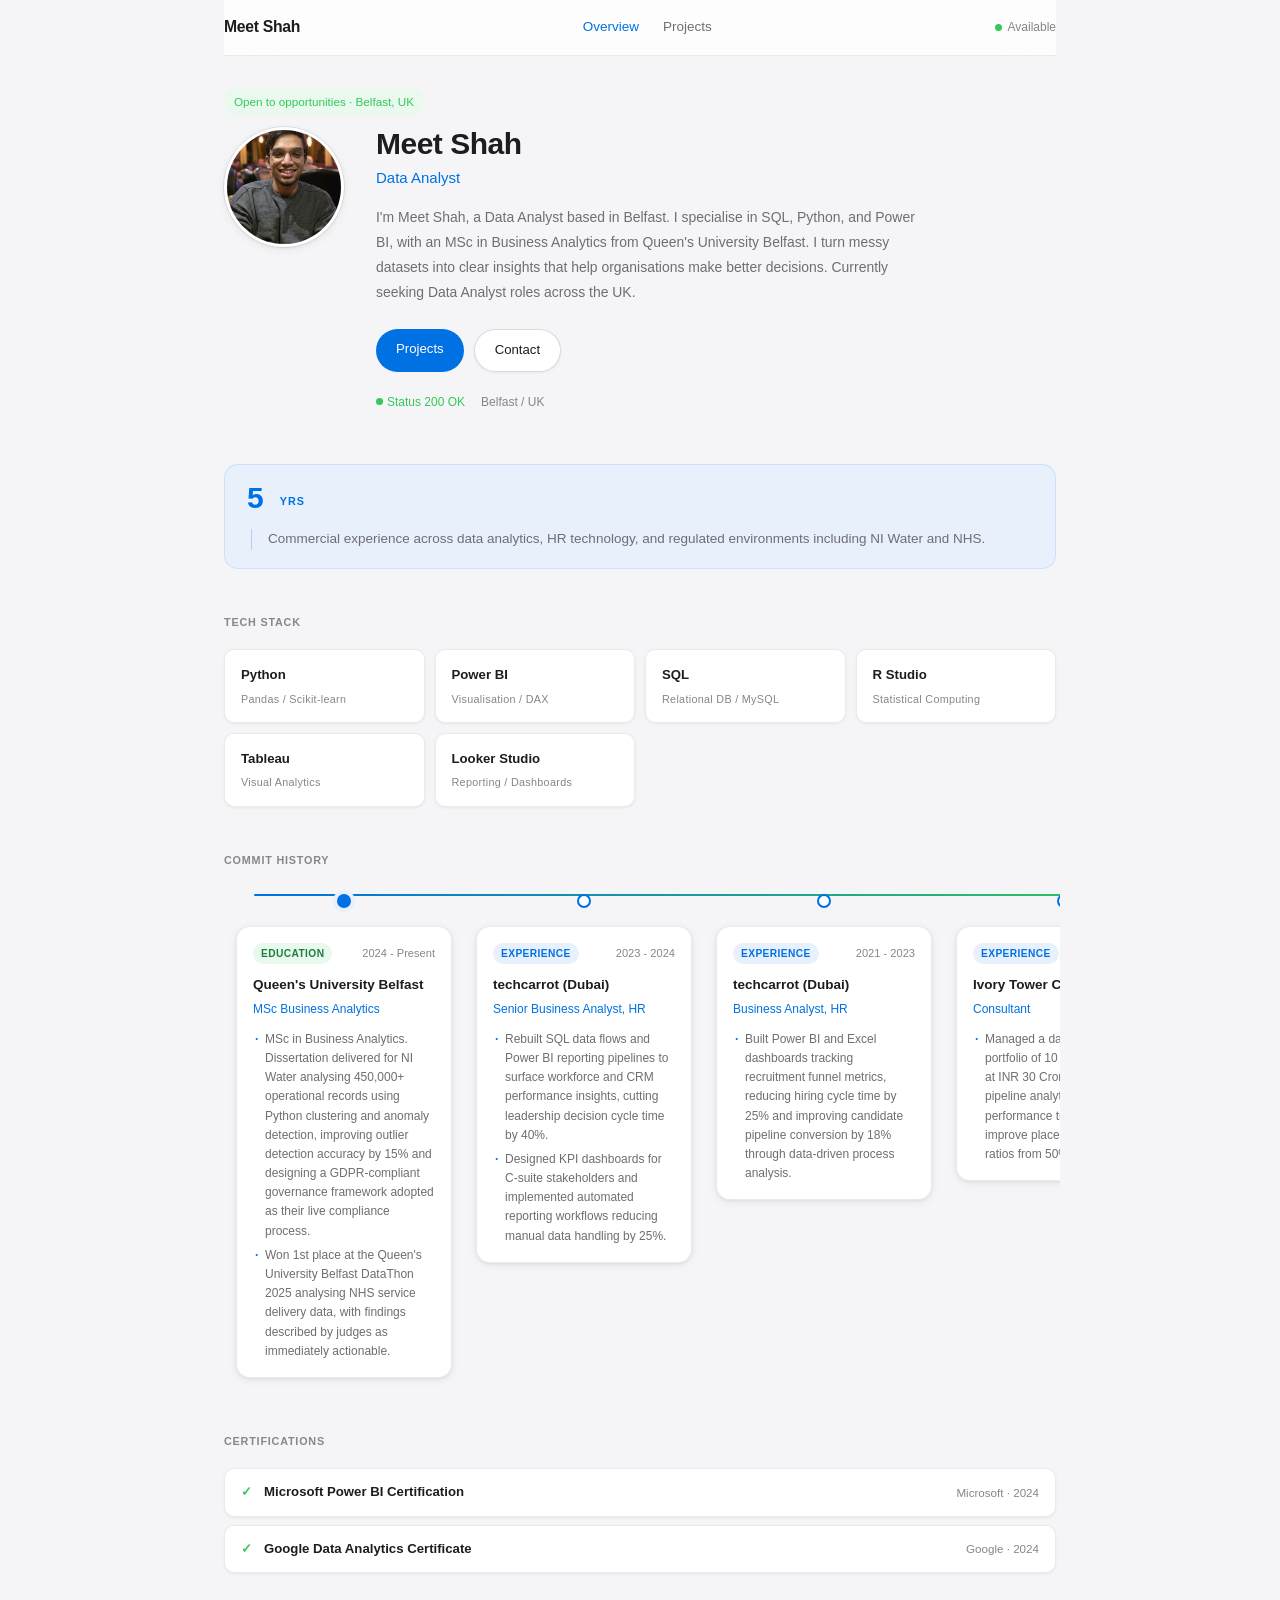
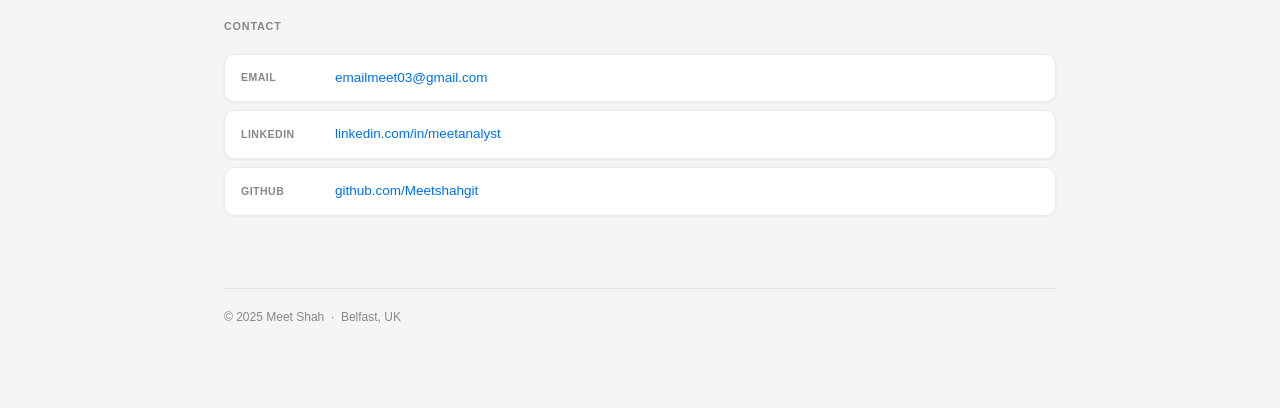
<file: index.html>
<!DOCTYPE html>
<html lang="en">
<head>
    <meta charset="utf-8">
    <meta name="viewport" content="width=device-width, initial-scale=1">
    <title>Meet Shah | Data Analyst</title>

    <meta name="description" content="Meet Shah is a Data Analyst with an MSc in Business Analytics from Queen's University Belfast. Skilled in SQL, Python, Power BI, and machine learning. Won the Queen's DataThon 2025. Based in Belfast, seeking Data Analyst roles across the UK.">

    <meta property="og:type"         content="website">
    <meta property="og:url"          content="https://www.meetdata.co.uk/">
    <meta property="og:title"        content="Meet Shah | Data Analyst">
    <meta property="og:description"  content="Data Analyst with an MSc in Business Analytics from Queen's University Belfast. SQL, Python, Power BI, machine learning. DataThon 2025 winner.">
    <meta name="twitter:card"        content="summary">
    <meta name="twitter:title"       content="Meet Shah | Data Analyst">
    <meta name="twitter:description" content="Data Analyst with MSc Business Analytics (QUB). SQL, Python, Power BI. DataThon 2025 winner. Based in Belfast, UK.">

    <link rel="icon" type="image/svg+xml" href="favicon.svg">
    <link rel="stylesheet" href="style.css">
</head>
<body>

    <a href="#main-content" class="skip-nav">Skip to main content</a>

    <nav>
        <a href="index.html" class="nav-brand">Meet Shah</a>
        <div class="nav-links">
            <a href="index.html" class="active">Overview</a>
            <a href="projects.html">Projects</a>
        </div>
        <div class="nav-status">
            <span class="status-dot"></span>
            Available
        </div>
    </nav>

    <main id="main-content">

        <!-- Hero -->
        <section class="hero">
            <p class="hero-tag">Open to opportunities &middot; Belfast, UK</p>
            <div class="hero-inner">

                <div class="hero-photo">
                    <img
                        src="profile.jpg"
                        alt="Meet Shah, Data Analyst"
                        onerror="this.style.display='none'; document.getElementById('photo-fallback').style.display='flex';">
                    <div id="photo-fallback" class="hero-photo-placeholder" style="display:none;">MS</div>
                </div>

                <div class="hero-content">
                    <h1>Meet Shah</h1>
                    <p class="hero-role">Data Analyst</p>
                    <p class="hero-bio">
                        I'm Meet Shah, a Data Analyst based in Belfast. I specialise in SQL, Python, and Power BI,
                        with an MSc in Business Analytics from Queen's University Belfast. I turn messy datasets into
                        clear insights that help organisations make better decisions. Currently seeking Data Analyst
                        roles across the UK.
                    </p>
                    <div class="hero-buttons">
                        <a href="projects.html" class="btn btn-primary">Projects</a>
                        <a href="mailto:emailmeet03@gmail.com" class="btn btn-secondary">Contact</a>
                    </div>
                    <div class="hero-meta">
                        <span class="meta-ok">
                            <span class="status-dot"></span>
                            Status 200 OK
                        </span>
                        <span>Belfast / UK</span>
                    </div>
                </div>

            </div>
        </section>

        <!-- Experience strip -->
        <section class="exp-strip">
            <span class="exp-number">5</span>
            <span class="exp-unit">Yrs</span>
            <span class="exp-desc">
                Commercial experience across data analytics, HR technology, and regulated environments
                including NI Water and NHS.
            </span>
        </section>

        <!-- Tech Stack -->
        <section class="stack-section">
            <p class="section-label">Tech Stack</p>
            <div class="stack-grid">
                <div class="stack-item">
                    <div class="stack-name">Python</div>
                    <div class="stack-label">Pandas / Scikit-learn</div>
                </div>
                <div class="stack-item">
                    <div class="stack-name">Power BI</div>
                    <div class="stack-label">Visualisation / DAX</div>
                </div>
                <div class="stack-item">
                    <div class="stack-name">SQL</div>
                    <div class="stack-label">Relational DB / MySQL</div>
                </div>
                <div class="stack-item">
                    <div class="stack-name">R Studio</div>
                    <div class="stack-label">Statistical Computing</div>
                </div>
                <div class="stack-item">
                    <div class="stack-name">Tableau</div>
                    <div class="stack-label">Visual Analytics</div>
                </div>
                <div class="stack-item">
                    <div class="stack-name">Looker Studio</div>
                    <div class="stack-label">Reporting / Dashboards</div>
                </div>
            </div>
        </section>

        <!-- Horizontal Timeline -->
        <section class="timeline-section">
            <p class="section-label">Commit History</p>
            <div class="timeline-outer">
                <div class="timeline-track">

                    <!-- QUB -->
                    <div class="timeline-item">
                        <div class="timeline-dot active"></div>
                        <div class="timeline-card">
                            <div class="tc-header">
                                <span class="tc-type edu">Education</span>
                                <span class="tc-date">2024 - Present</span>
                            </div>
                            <div class="tc-org">Queen's University Belfast</div>
                            <div class="tc-role">MSc Business Analytics</div>
                            <ul class="tc-bullets">
                                <li>MSc in Business Analytics. Dissertation delivered for NI Water analysing 450,000+ operational records using Python clustering and anomaly detection, improving outlier detection accuracy by 15% and designing a GDPR-compliant governance framework adopted as their live compliance process.</li>
                                <li>Won 1st place at the Queen's University Belfast DataThon 2025 analysing NHS service delivery data, with findings described by judges as immediately actionable.</li>
                            </ul>
                        </div>
                    </div>

                    <!-- techcarrot Senior -->
                    <div class="timeline-item">
                        <div class="timeline-dot"></div>
                        <div class="timeline-card">
                            <div class="tc-header">
                                <span class="tc-type exp">Experience</span>
                                <span class="tc-date">2023 - 2024</span>
                            </div>
                            <div class="tc-org">techcarrot (Dubai)</div>
                            <div class="tc-role">Senior Business Analyst, HR</div>
                            <ul class="tc-bullets">
                                <li>Rebuilt SQL data flows and Power BI reporting pipelines to surface workforce and CRM performance insights, cutting leadership decision cycle time by 40%.</li>
                                <li>Designed KPI dashboards for C-suite stakeholders and implemented automated reporting workflows reducing manual data handling by 25%.</li>
                            </ul>
                        </div>
                    </div>

                    <!-- techcarrot BA -->
                    <div class="timeline-item">
                        <div class="timeline-dot"></div>
                        <div class="timeline-card">
                            <div class="tc-header">
                                <span class="tc-type exp">Experience</span>
                                <span class="tc-date">2021 - 2023</span>
                            </div>
                            <div class="tc-org">techcarrot (Dubai)</div>
                            <div class="tc-role">Business Analyst, HR</div>
                            <ul class="tc-bullets">
                                <li>Built Power BI and Excel dashboards tracking recruitment funnel metrics, reducing hiring cycle time by 25% and improving candidate pipeline conversion by 18% through data-driven process analysis.</li>
                            </ul>
                        </div>
                    </div>

                    <!-- Ivory Tower -->
                    <div class="timeline-item">
                        <div class="timeline-dot"></div>
                        <div class="timeline-card">
                            <div class="tc-header">
                                <span class="tc-type exp">Experience</span>
                                <span class="tc-date">2019 - 2021</span>
                            </div>
                            <div class="tc-org">Ivory Tower Consultants</div>
                            <div class="tc-role">Consultant</div>
                            <ul class="tc-bullets">
                                <li>Managed a data-driven client portfolio of 10 accounts valued at INR 30 Crores, using pipeline analytics and performance tracking to improve placement joining ratios from 50% to 70%.</li>
                            </ul>
                        </div>
                    </div>

                </div>
            </div>
        </section>

        <!-- Certifications -->
        <section class="cert-section">
            <p class="section-label">Certifications</p>
            <div class="cert-list">
                <div class="cert-item">
                    <span class="cert-check">✓</span>
                    <span class="cert-name">Microsoft Power BI Certification</span>
                    <span class="cert-meta">Microsoft &middot; 2024</span>
                </div>
                <div class="cert-item">
                    <span class="cert-check">✓</span>
                    <span class="cert-name">Google Data Analytics Certificate</span>
                    <span class="cert-meta">Google &middot; 2024</span>
                </div>
            </div>
        </section>

        <!-- Contact -->
        <section class="contact-section">
            <p class="section-label">Contact</p>
            <div class="contact-grid">
                <div class="contact-row">
                    <span class="contact-key">Email</span>
                    <span class="contact-val">
                        <a href="mailto:emailmeet03@gmail.com">emailmeet03@gmail.com</a>
                    </span>
                </div>
                <div class="contact-row">
                    <span class="contact-key">LinkedIn</span>
                    <span class="contact-val">
                        <a href="https://www.linkedin.com/in/meetanalyst" target="_blank" rel="noopener noreferrer">linkedin.com/in/meetanalyst</a>
                    </span>
                </div>
                <div class="contact-row">
                    <span class="contact-key">GitHub</span>
                    <span class="contact-val">
                        <a href="https://github.com/Meetshahgit" target="_blank" rel="noopener noreferrer">github.com/Meetshahgit</a>
                    </span>
                </div>
            </div>
        </section>

    </main>

    <footer>
        &copy; 2025 Meet Shah &nbsp;&middot;&nbsp; Belfast, UK
    </footer>

</body>
</html>
</file>
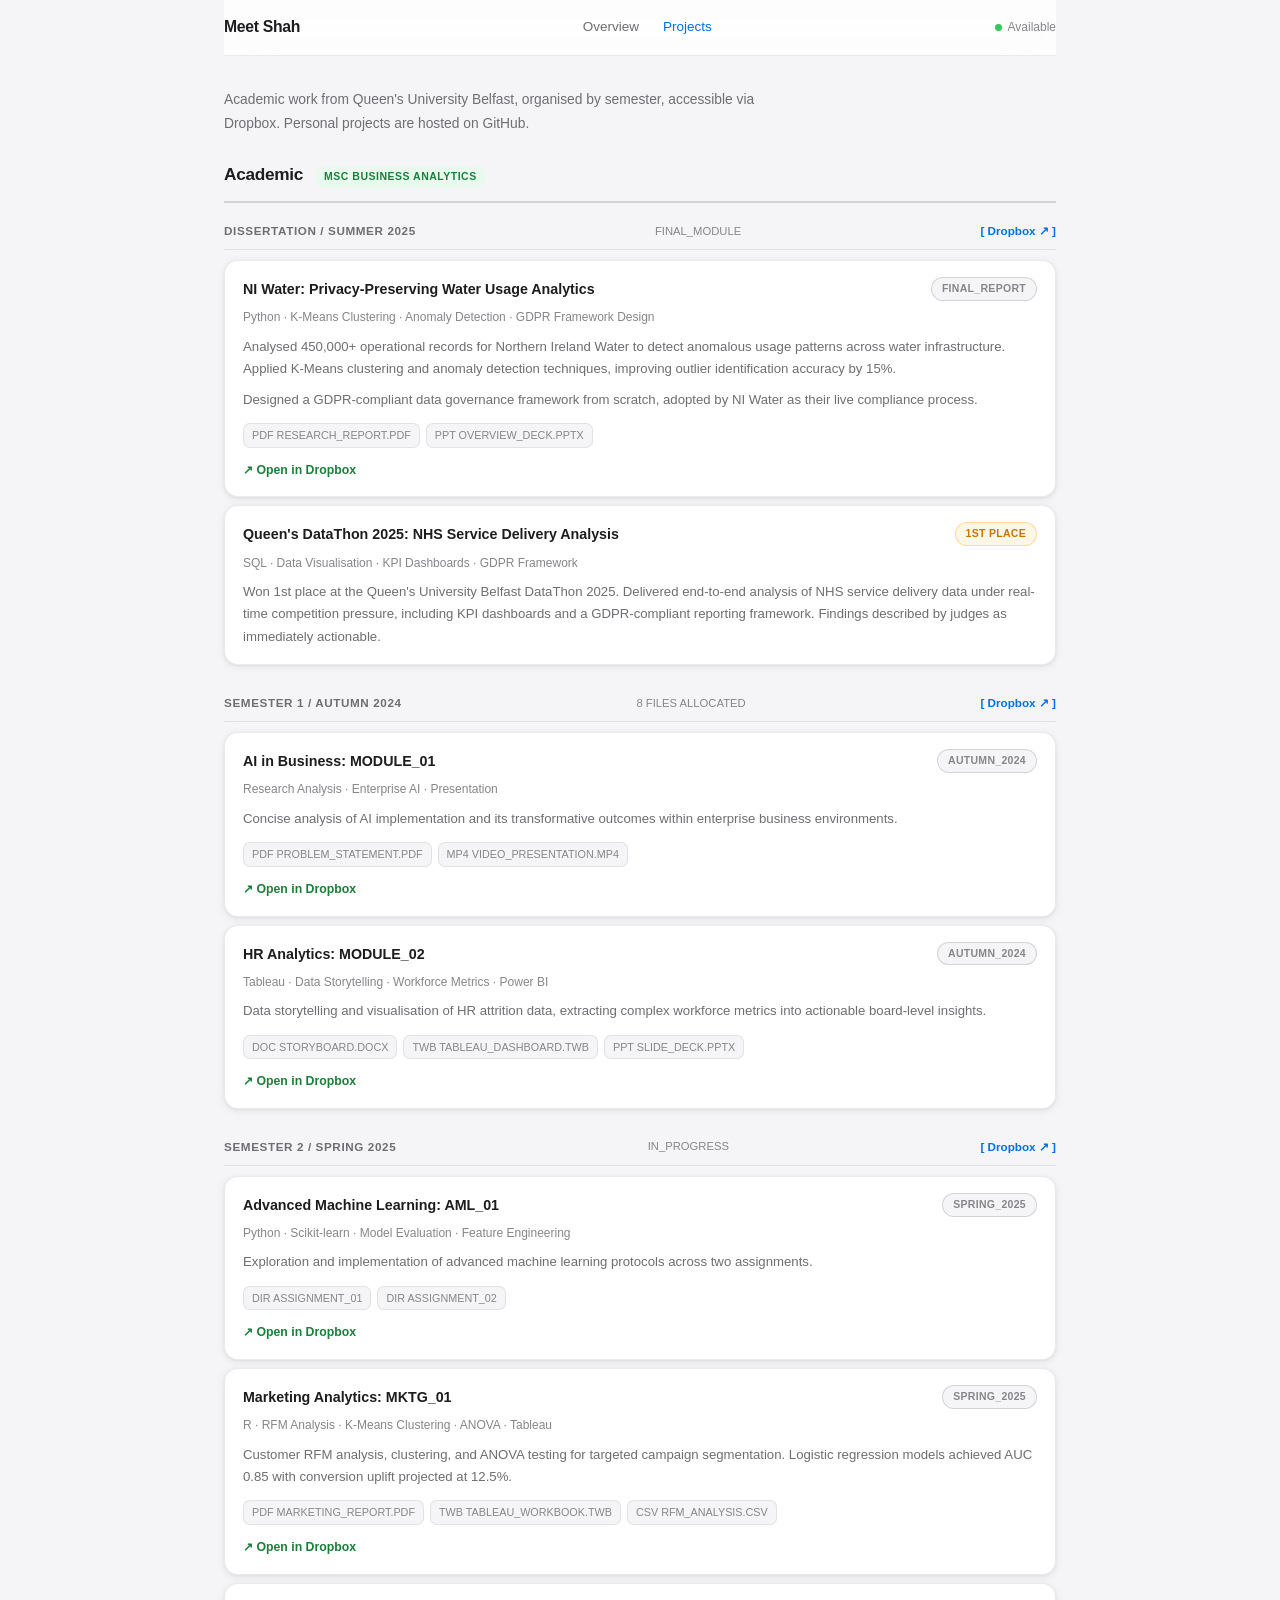
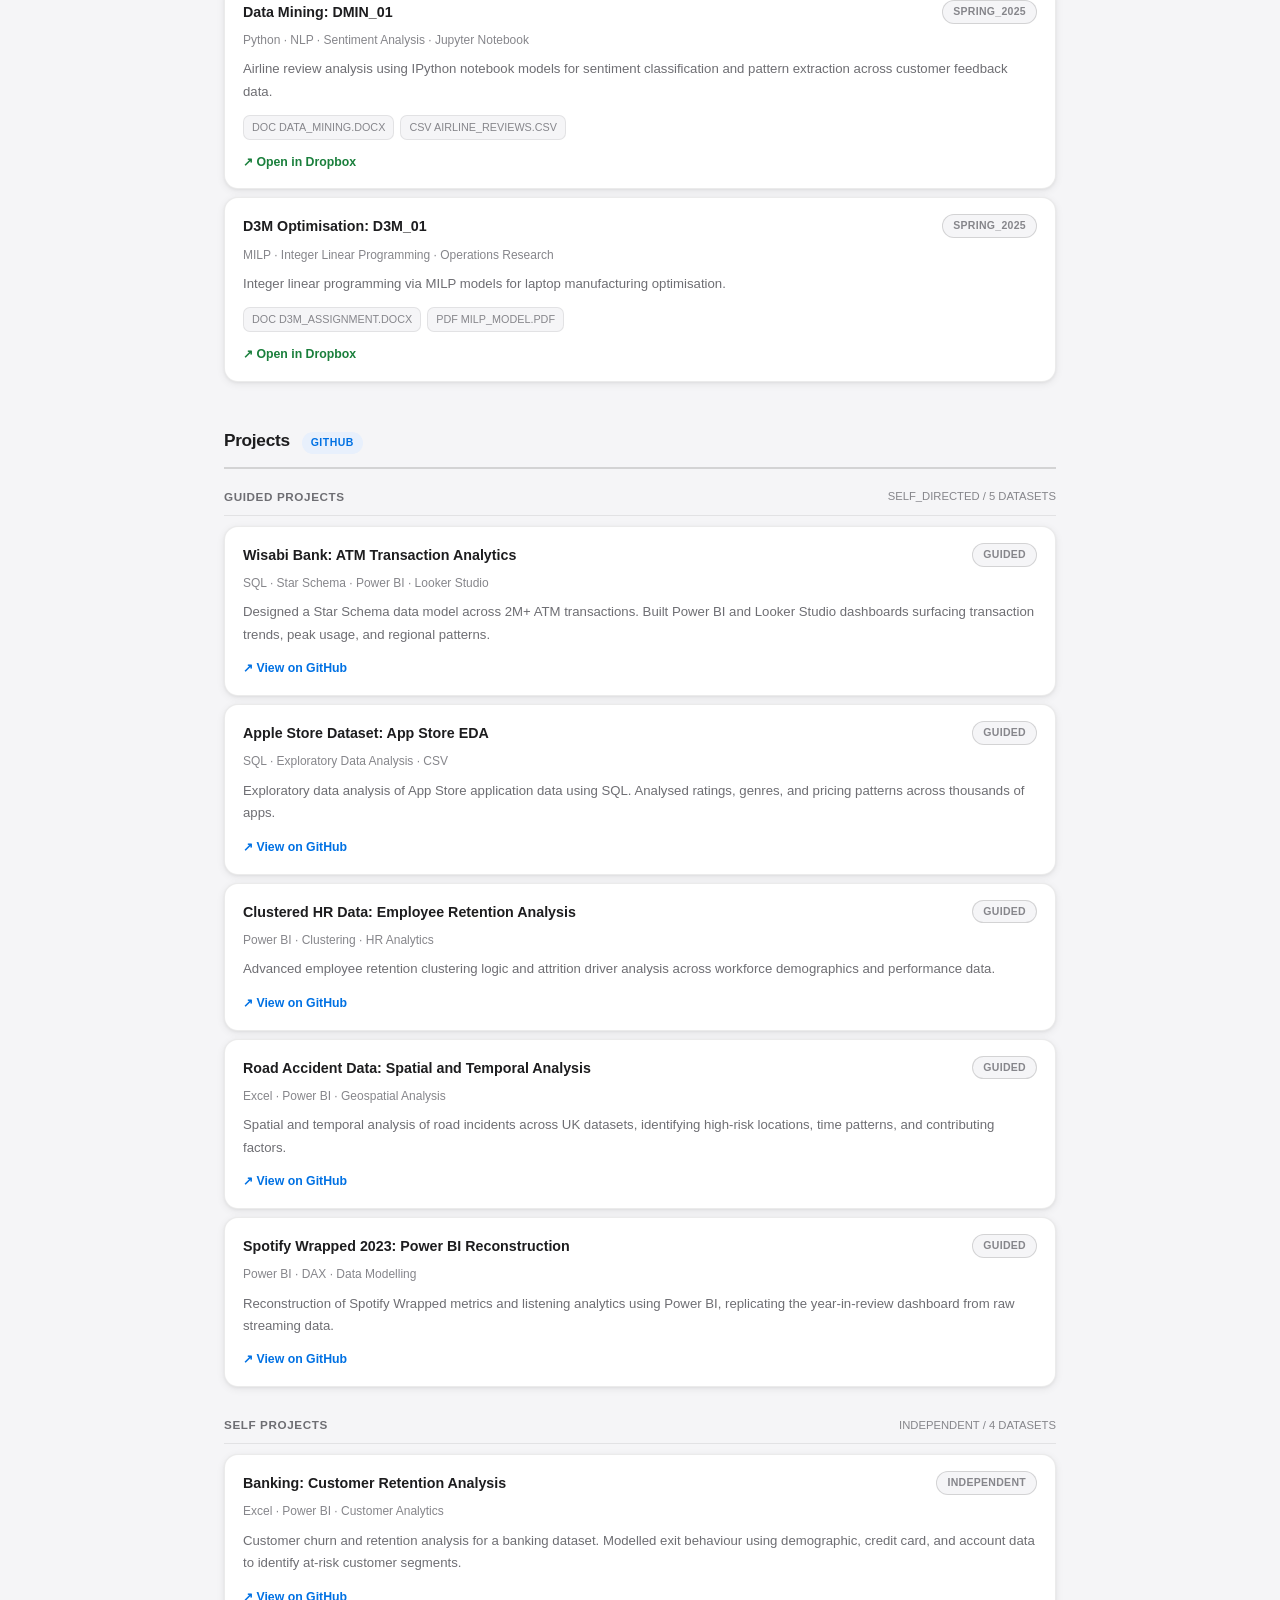
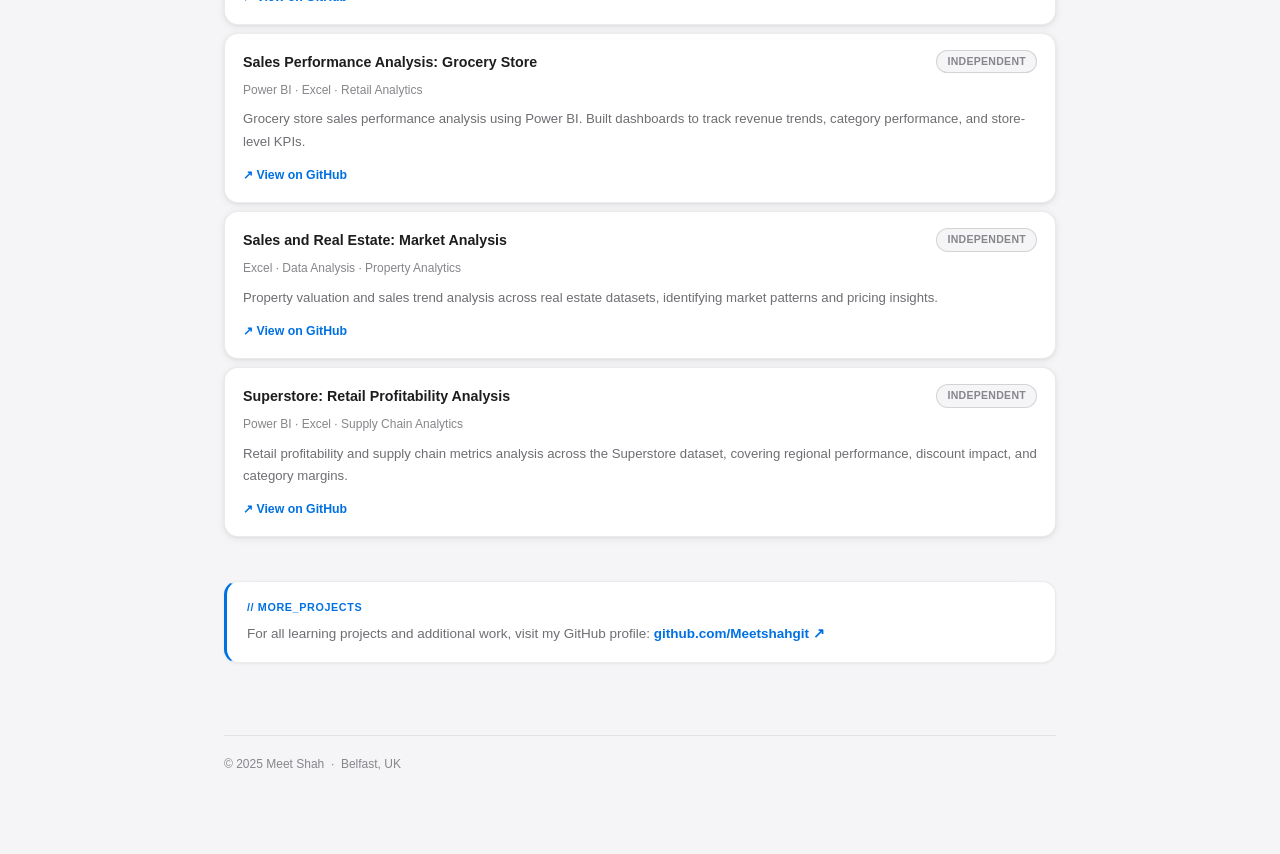
<file: projects.html>
<!DOCTYPE html>
<html lang="en">
<head>
    <meta charset="utf-8">
    <meta name="viewport" content="width=device-width, initial-scale=1">
    <title>Projects | Meet Shah</title>

    <!-- SEO (#14) -->
    <meta name="description" content="Projects portfolio of Meet Shah, Data Analyst. MSc Business Analytics work from Queen's University Belfast including NI Water dissertation, DataThon 2025 win, plus guided and independent data projects.">

    <!-- Open Graph (#15) -->
    <meta property="og:type"        content="website">
    <meta property="og:url"         content="https://www.meetdata.co.uk/projects">
    <meta property="og:title"       content="Projects | Meet Shah">
    <meta property="og:description" content="Academic and independent data projects by Meet Shah. MSc Business Analytics, Queen's University Belfast. SQL, Python, Power BI, R.">
    <meta name="twitter:card"       content="summary">
    <meta name="twitter:title"      content="Projects | Meet Shah">
    <meta name="twitter:description" content="Data projects by Meet Shah: NI Water dissertation, DataThon 2025 win, ATM analytics, and more.">

    <!-- Favicon (#16) -->
    <link rel="icon" type="image/svg+xml" href="favicon.svg">

    <link rel="stylesheet" href="style.css">
</head>
<body>

    <!-- Skip nav (#17) -->
    <a href="#main-content" class="skip-nav">Skip to main content</a>

    <!-- Nav -->
    <nav>
        <a href="index.html" class="nav-brand">Meet Shah</a>
        <div class="nav-links">
            <a href="index.html">Overview</a>
            <a href="projects.html" class="active">Projects</a>
        </div>
        <div class="nav-status">
            <span class="status-dot"></span>
            Available
        </div>
    </nav>

    <main id="main-content">

        <p class="projects-intro">
            Academic work from Queen's University Belfast, organised by semester, accessible via Dropbox.
            Personal projects are hosted on GitHub.
        </p>

        <!-- ══════════════════════════════
             MAJOR SECTION: ACADEMIC
             ══════════════════════════════ -->
        <div class="major-section">
            <div class="major-section-header">
                <h2 class="major-section-title">Academic</h2>
                <span class="major-section-pill academic">MSc Business Analytics</span>
            </div>

            <!-- DISSERTATION -->
            <div class="project-group">
                <div class="group-header">
                    <span class="group-title">Dissertation / Summer 2025</span>
                    <span class="group-meta">FINAL_MODULE</span>
                    <a href="https://www.dropbox.com/scl/fo/216pox0lxjqgb2nlwy4y8/AL0FyGlXykjOJjWEDgZnYmE?rlkey=ix1hrcp8fdupa42ujdw7skkaz&st=akpzz992&dl=0"
                       class="group-dropbox-link"
                       target="_blank"
                       rel="noopener noreferrer"
                       aria-label="Open Dissertation folder in Dropbox">[ Dropbox ↗ ]</a>
                </div>

                <div class="project-card">
                    <div class="project-card-top">
                        <span class="project-name">NI Water: Privacy-Preserving Water Usage Analytics</span>
                        <span class="project-badge">FINAL_REPORT</span>
                    </div>
                    <p class="project-tech">Python &middot; K-Means Clustering &middot; Anomaly Detection &middot; GDPR Framework Design</p>
                    <p class="project-desc">
                        Analysed 450,000+ operational records for Northern Ireland Water to detect anomalous usage
                        patterns across water infrastructure. Applied K-Means clustering and anomaly detection techniques,
                        improving outlier identification accuracy by 15%.
                    </p>
                    <p class="project-desc">
                        Designed a GDPR-compliant data governance framework from scratch, adopted by NI Water as
                        their live compliance process.
                    </p>
                    <div class="project-files">
                        <span class="file-tag">PDF RESEARCH_REPORT.PDF</span>
                        <span class="file-tag">PPT OVERVIEW_DECK.PPTX</span>
                    </div>
                    <div class="project-links">
                        <a href="https://www.dropbox.com/scl/fo/216pox0lxjqgb2nlwy4y8/AL0FyGlXykjOJjWEDgZnYmE?rlkey=ix1hrcp8fdupa42ujdw7skkaz&st=akpzz992&dl=0"
                           class="project-link dropbox"
                           target="_blank"
                           rel="noopener noreferrer"
                           aria-label="Open NI Water dissertation files in Dropbox">↗ Open in Dropbox</a>
                    </div>
                </div>

                <div class="project-card">
                    <div class="project-card-top">
                        <span class="project-name">Queen's DataThon 2025: NHS Service Delivery Analysis</span>
                        <span class="project-badge win">1ST PLACE</span>
                    </div>
                    <p class="project-tech">SQL &middot; Data Visualisation &middot; KPI Dashboards &middot; GDPR Framework</p>
                    <p class="project-desc">
                        Won 1st place at the Queen's University Belfast DataThon 2025. Delivered end-to-end analysis
                        of NHS service delivery data under real-time competition pressure, including KPI dashboards
                        and a GDPR-compliant reporting framework. Findings described by judges as immediately actionable.
                    </p>
                </div>
            </div>

            <!-- SEMESTER 1 -->
            <div class="project-group">
                <div class="group-header">
                    <span class="group-title">Semester 1 / Autumn 2024</span>
                    <span class="group-meta">8 FILES ALLOCATED</span>
                    <a href="https://www.dropbox.com/scl/fo/krudmdw2gp55d5o9lzzw6/AJ4gnAnMhXSXuCfh3BQuhg0?rlkey=unh0ciyz6rqynjafyju0uwqhh&st=rmamnc9f&dl=0"
                       class="group-dropbox-link"
                       target="_blank"
                       rel="noopener noreferrer"
                       aria-label="Open Semester 1 folder in Dropbox">[ Dropbox ↗ ]</a>
                </div>

                <div class="project-card">
                    <div class="project-card-top">
                        <span class="project-name">AI in Business: MODULE_01</span>
                        <span class="project-badge">AUTUMN_2024</span>
                    </div>
                    <p class="project-tech">Research Analysis &middot; Enterprise AI &middot; Presentation</p>
                    <p class="project-desc">
                        Concise analysis of AI implementation and its transformative outcomes within enterprise
                        business environments.
                    </p>
                    <div class="project-files">
                        <span class="file-tag">PDF PROBLEM_STATEMENT.PDF</span>
                        <span class="file-tag">MP4 VIDEO_PRESENTATION.MP4</span>
                    </div>
                    <div class="project-links">
                        <a href="https://www.dropbox.com/scl/fo/krudmdw2gp55d5o9lzzw6/AJ4gnAnMhXSXuCfh3BQuhg0?rlkey=unh0ciyz6rqynjafyju0uwqhh&st=rmamnc9f&dl=0"
                           class="project-link dropbox"
                           target="_blank"
                           rel="noopener noreferrer"
                           aria-label="Open Semester 1 project files in Dropbox">↗ Open in Dropbox</a>
                    </div>
                </div>

                <div class="project-card">
                    <div class="project-card-top">
                        <span class="project-name">HR Analytics: MODULE_02</span>
                        <span class="project-badge">AUTUMN_2024</span>
                    </div>
                    <p class="project-tech">Tableau &middot; Data Storytelling &middot; Workforce Metrics &middot; Power BI</p>
                    <p class="project-desc">
                        Data storytelling and visualisation of HR attrition data, extracting complex workforce metrics
                        into actionable board-level insights.
                    </p>
                    <div class="project-files">
                        <span class="file-tag">DOC STORYBOARD.DOCX</span>
                        <span class="file-tag">TWB TABLEAU_DASHBOARD.TWB</span>
                        <span class="file-tag">PPT SLIDE_DECK.PPTX</span>
                    </div>
                    <div class="project-links">
                        <a href="https://www.dropbox.com/scl/fo/krudmdw2gp55d5o9lzzw6/AJ4gnAnMhXSXuCfh3BQuhg0?rlkey=unh0ciyz6rqynjafyju0uwqhh&st=rmamnc9f&dl=0"
                           class="project-link dropbox"
                           target="_blank"
                           rel="noopener noreferrer"
                           aria-label="Open Semester 1 project files in Dropbox">↗ Open in Dropbox</a>
                    </div>
                </div>
            </div>

            <!-- SEMESTER 2 -->
            <div class="project-group">
                <div class="group-header">
                    <span class="group-title">Semester 2 / Spring 2025</span>
                    <span class="group-meta">IN_PROGRESS</span>
                    <a href="https://www.dropbox.com/scl/fo/rawy86alzfsoljq0v4pv6/ABWWMf6-H2Au6hw-IWjvNJU?rlkey=coojlktlt5g67wagdj44dkj89&st=p1nr4gc3&dl=0"
                       class="group-dropbox-link"
                       target="_blank"
                       rel="noopener noreferrer"
                       aria-label="Open Semester 2 folder in Dropbox">[ Dropbox ↗ ]</a>
                </div>

                <div class="project-card">
                    <div class="project-card-top">
                        <span class="project-name">Advanced Machine Learning: AML_01</span>
                        <span class="project-badge">SPRING_2025</span>
                    </div>
                    <p class="project-tech">Python &middot; Scikit-learn &middot; Model Evaluation &middot; Feature Engineering</p>
                    <p class="project-desc">
                        Exploration and implementation of advanced machine learning protocols across two assignments.
                    </p>
                    <div class="project-files">
                        <span class="file-tag">DIR ASSIGNMENT_01</span>
                        <span class="file-tag">DIR ASSIGNMENT_02</span>
                    </div>
                    <div class="project-links">
                        <a href="https://www.dropbox.com/scl/fo/rawy86alzfsoljq0v4pv6/ABWWMf6-H2Au6hw-IWjvNJU?rlkey=coojlktlt5g67wagdj44dkj89&st=p1nr4gc3&dl=0"
                           class="project-link dropbox"
                           target="_blank"
                           rel="noopener noreferrer"
                           aria-label="Open Semester 2 project files in Dropbox">↗ Open in Dropbox</a>
                    </div>
                </div>

                <div class="project-card">
                    <div class="project-card-top">
                        <span class="project-name">Marketing Analytics: MKTG_01</span>
                        <span class="project-badge">SPRING_2025</span>
                    </div>
                    <p class="project-tech">R &middot; RFM Analysis &middot; K-Means Clustering &middot; ANOVA &middot; Tableau</p>
                    <p class="project-desc">
                        Customer RFM analysis, clustering, and ANOVA testing for targeted campaign segmentation.
                        Logistic regression models achieved AUC 0.85 with conversion uplift projected at 12.5%.
                    </p>
                    <div class="project-files">
                        <span class="file-tag">PDF MARKETING_REPORT.PDF</span>
                        <span class="file-tag">TWB TABLEAU_WORKBOOK.TWB</span>
                        <span class="file-tag">CSV RFM_ANALYSIS.CSV</span>
                    </div>
                    <div class="project-links">
                        <a href="https://www.dropbox.com/scl/fo/rawy86alzfsoljq0v4pv6/ABWWMf6-H2Au6hw-IWjvNJU?rlkey=coojlktlt5g67wagdj44dkj89&st=p1nr4gc3&dl=0"
                           class="project-link dropbox"
                           target="_blank"
                           rel="noopener noreferrer"
                           aria-label="Open Semester 2 project files in Dropbox">↗ Open in Dropbox</a>
                    </div>
                </div>

                <div class="project-card">
                    <div class="project-card-top">
                        <span class="project-name">Data Mining: DMIN_01</span>
                        <span class="project-badge">SPRING_2025</span>
                    </div>
                    <p class="project-tech">Python &middot; NLP &middot; Sentiment Analysis &middot; Jupyter Notebook</p>
                    <p class="project-desc">
                        Airline review analysis using IPython notebook models for sentiment classification and
                        pattern extraction across customer feedback data.
                    </p>
                    <div class="project-files">
                        <span class="file-tag">DOC DATA_MINING.DOCX</span>
                        <span class="file-tag">CSV AIRLINE_REVIEWS.CSV</span>
                    </div>
                    <div class="project-links">
                        <a href="https://www.dropbox.com/scl/fo/rawy86alzfsoljq0v4pv6/ABWWMf6-H2Au6hw-IWjvNJU?rlkey=coojlktlt5g67wagdj44dkj89&st=p1nr4gc3&dl=0"
                           class="project-link dropbox"
                           target="_blank"
                           rel="noopener noreferrer"
                           aria-label="Open Semester 2 project files in Dropbox">↗ Open in Dropbox</a>
                    </div>
                </div>

                <div class="project-card">
                    <div class="project-card-top">
                        <span class="project-name">D3M Optimisation: D3M_01</span>
                        <span class="project-badge">SPRING_2025</span>
                    </div>
                    <p class="project-tech">MILP &middot; Integer Linear Programming &middot; Operations Research</p>
                    <p class="project-desc">
                        Integer linear programming via MILP models for laptop manufacturing optimisation.
                    </p>
                    <div class="project-files">
                        <span class="file-tag">DOC D3M_ASSIGNMENT.DOCX</span>
                        <span class="file-tag">PDF MILP_MODEL.PDF</span>
                    </div>
                    <div class="project-links">
                        <a href="https://www.dropbox.com/scl/fo/rawy86alzfsoljq0v4pv6/ABWWMf6-H2Au6hw-IWjvNJU?rlkey=coojlktlt5g67wagdj44dkj89&st=p1nr4gc3&dl=0"
                           class="project-link dropbox"
                           target="_blank"
                           rel="noopener noreferrer"
                           aria-label="Open Semester 2 project files in Dropbox">↗ Open in Dropbox</a>
                    </div>
                </div>
            </div>
        </div>

        <!-- ══════════════════════════════
             MAJOR SECTION: PROJECTS
             ══════════════════════════════ -->
        <div class="major-section">
            <div class="major-section-header">
                <h2 class="major-section-title">Projects</h2>
                <span class="major-section-pill personal">GitHub</span>
            </div>

            <!-- GUIDED PROJECTS -->
            <div class="project-group">
                <div class="group-header">
                    <span class="group-title">Guided Projects</span>
                    <span class="group-meta">SELF_DIRECTED / 5 DATASETS</span>
                </div>

                <div class="project-card">
                    <div class="project-card-top">
                        <span class="project-name">Wisabi Bank: ATM Transaction Analytics</span>
                        <span class="project-badge">GUIDED</span>
                    </div>
                    <p class="project-tech">SQL &middot; Star Schema &middot; Power BI &middot; Looker Studio</p>
                    <p class="project-desc">
                        Designed a Star Schema data model across 2M+ ATM transactions. Built Power BI and
                        Looker Studio dashboards surfacing transaction trends, peak usage, and regional patterns.
                    </p>
                    <div class="project-links">
                        <a href="https://github.com/Meetshahgit/Data_learning/tree/main/Self%20Projects/Wisabi%20Bank%20Dataset"
                           class="project-link"
                           target="_blank"
                           rel="noopener noreferrer"
                           aria-label="View Wisabi Bank project on GitHub">↗ View on GitHub</a>
                    </div>
                </div>

                <div class="project-card">
                    <div class="project-card-top">
                        <span class="project-name">Apple Store Dataset: App Store EDA</span>
                        <span class="project-badge">GUIDED</span>
                    </div>
                    <p class="project-tech">SQL &middot; Exploratory Data Analysis &middot; CSV</p>
                    <p class="project-desc">Exploratory data analysis of App Store application data using SQL. Analysed ratings, genres, and pricing patterns across thousands of apps.</p>
                    <div class="project-links">
                        <a href="https://github.com/Meetshahgit/Data_learning/tree/main/Guided%20projects/Apple%20Store%20Dataset"
                           class="project-link"
                           target="_blank"
                           rel="noopener noreferrer"
                           aria-label="View Apple Store Dataset project on GitHub">↗ View on GitHub</a>
                    </div>
                </div>

                <div class="project-card">
                    <div class="project-card-top">
                        <span class="project-name">Clustered HR Data: Employee Retention Analysis</span>
                        <span class="project-badge">GUIDED</span>
                    </div>
                    <p class="project-tech">Power BI &middot; Clustering &middot; HR Analytics</p>
                    <p class="project-desc">Advanced employee retention clustering logic and attrition driver analysis across workforce demographics and performance data.</p>
                    <div class="project-links">
                        <a href="https://github.com/Meetshahgit/Data_learning/tree/main/Guided%20projects/Clustered%20HR%20Data"
                           class="project-link"
                           target="_blank"
                           rel="noopener noreferrer"
                           aria-label="View Clustered HR Data project on GitHub">↗ View on GitHub</a>
                    </div>
                </div>

                <div class="project-card">
                    <div class="project-card-top">
                        <span class="project-name">Road Accident Data: Spatial and Temporal Analysis</span>
                        <span class="project-badge">GUIDED</span>
                    </div>
                    <p class="project-tech">Excel &middot; Power BI &middot; Geospatial Analysis</p>
                    <p class="project-desc">Spatial and temporal analysis of road incidents across UK datasets, identifying high-risk locations, time patterns, and contributing factors.</p>
                    <div class="project-links">
                        <a href="https://github.com/Meetshahgit/Data_learning/tree/main/Guided%20projects/Road%20accident"
                           class="project-link"
                           target="_blank"
                           rel="noopener noreferrer"
                           aria-label="View Road Accident project on GitHub">↗ View on GitHub</a>
                    </div>
                </div>

                <div class="project-card">
                    <div class="project-card-top">
                        <span class="project-name">Spotify Wrapped 2023: Power BI Reconstruction</span>
                        <span class="project-badge">GUIDED</span>
                    </div>
                    <p class="project-tech">Power BI &middot; DAX &middot; Data Modelling</p>
                    <p class="project-desc">Reconstruction of Spotify Wrapped metrics and listening analytics using Power BI, replicating the year-in-review dashboard from raw streaming data.</p>
                    <div class="project-links">
                        <a href="https://github.com/Meetshahgit/Data_learning/tree/main/Guided%20projects/Spotify%20wrap%202023"
                           class="project-link"
                           target="_blank"
                           rel="noopener noreferrer"
                           aria-label="View Spotify Wrapped project on GitHub">↗ View on GitHub</a>
                    </div>
                </div>
            </div>

            <!-- SELF PROJECTS -->
            <div class="project-group">
                <div class="group-header">
                    <span class="group-title">Self Projects</span>
                    <span class="group-meta">INDEPENDENT / 4 DATASETS</span>
                </div>

                <div class="project-card">
                    <div class="project-card-top">
                        <span class="project-name">Banking: Customer Retention Analysis</span>
                        <span class="project-badge">INDEPENDENT</span>
                    </div>
                    <p class="project-tech">Excel &middot; Power BI &middot; Customer Analytics</p>
                    <p class="project-desc">Customer churn and retention analysis for a banking dataset. Modelled exit behaviour using demographic, credit card, and account data to identify at-risk customer segments.</p>
                    <div class="project-links">
                        <a href="https://github.com/Meetshahgit/Data_learning/tree/main/Self%20Projects/Banking"
                           class="project-link"
                           target="_blank"
                           rel="noopener noreferrer"
                           aria-label="View Banking project on GitHub">↗ View on GitHub</a>
                    </div>
                </div>

                <div class="project-card">
                    <div class="project-card-top">
                        <span class="project-name">Sales Performance Analysis: Grocery Store</span>
                        <span class="project-badge">INDEPENDENT</span>
                    </div>
                    <p class="project-tech">Power BI &middot; Excel &middot; Retail Analytics</p>
                    <p class="project-desc">Grocery store sales performance analysis using Power BI. Built dashboards to track revenue trends, category performance, and store-level KPIs.</p>
                    <div class="project-links">
                        <a href="https://github.com/Meetshahgit/Data_learning/tree/main/Self%20Projects/Sales%20Performance%20Analysis"
                           class="project-link"
                           target="_blank"
                           rel="noopener noreferrer"
                           aria-label="View Sales Performance Analysis project on GitHub">↗ View on GitHub</a>
                    </div>
                </div>

                <div class="project-card">
                    <div class="project-card-top">
                        <span class="project-name">Sales and Real Estate: Market Analysis</span>
                        <span class="project-badge">INDEPENDENT</span>
                    </div>
                    <p class="project-tech">Excel &middot; Data Analysis &middot; Property Analytics</p>
                    <p class="project-desc">Property valuation and sales trend analysis across real estate datasets, identifying market patterns and pricing insights.</p>
                    <div class="project-links">
                        <a href="https://github.com/Meetshahgit/Data_learning/tree/main/Self%20Projects/Sales%20and%20Real%20Estate"
                           class="project-link"
                           target="_blank"
                           rel="noopener noreferrer"
                           aria-label="View Sales and Real Estate project on GitHub">↗ View on GitHub</a>
                    </div>
                </div>

                <div class="project-card">
                    <div class="project-card-top">
                        <span class="project-name">Superstore: Retail Profitability Analysis</span>
                        <span class="project-badge">INDEPENDENT</span>
                    </div>
                    <p class="project-tech">Power BI &middot; Excel &middot; Supply Chain Analytics</p>
                    <p class="project-desc">Retail profitability and supply chain metrics analysis across the Superstore dataset, covering regional performance, discount impact, and category margins.</p>
                    <div class="project-links">
                        <a href="https://github.com/Meetshahgit/Data_learning/tree/main/Self%20Projects/superstore"
                           class="project-link"
                           target="_blank"
                           rel="noopener noreferrer"
                           aria-label="View Superstore project on GitHub">↗ View on GitHub</a>
                    </div>
                </div>
            </div>
        </div>

<!-- GitHub profile note -->
        <div class="github-note">
            <span class="github-note-label">// MORE_PROJECTS</span>
            <p>
                For all learning projects and additional work, visit my GitHub profile:
                <a href="https://github.com/Meetshahgit"
                   target="_blank"
                   rel="noopener noreferrer"
                   aria-label="Visit Meet Shah's GitHub profile">github.com/Meetshahgit ↗</a>
            </p>
        </div>

    </main>

    <footer>
        &copy; 2025 Meet Shah &nbsp;&middot;&nbsp; Belfast, UK
    </footer>

</body>
</html>
</file>
<file: style.css>
/* Meet Shah — Portfolio
   Apple-inspired light theme */

/* ============================
   RESET & ROOT VARIABLES
   ============================ */

*, *::before, *::after {
    box-sizing: border-box;
    margin: 0;
    padding: 0;
}

:root {
    --bg:              #f5f5f7;
    --surface:         #ffffff;
    --surface-raised:  #fbfbfd;
    --border:          rgba(0, 0, 0, 0.08);
    --border-strong:   rgba(0, 0, 0, 0.14);
    --text:            #1d1d1f;
    --text-secondary:  #6e6e73;
    --text-tertiary:   #86868b;
    --blue:            #0071e3;
    --blue-hover:      #0077ed;
    --blue-light:      #e8f0fc;
    --green:           #34c759;
    --green-light:     #e9f9ee;
    --orange:          #ff9500;
    --red:             #ff3b30;
    --shadow-xs:       0 1px 3px rgba(0,0,0,0.06);
    --shadow-sm:       0 2px 8px rgba(0,0,0,0.07), 0 1px 3px rgba(0,0,0,0.05);
    --shadow-md:       0 4px 20px rgba(0,0,0,0.09), 0 2px 6px rgba(0,0,0,0.05);
    --radius:          14px;
    --radius-sm:       10px;
    --radius-xs:       7px;
    --font:            -apple-system, BlinkMacSystemFont, "SF Pro Text",
                       "Helvetica Neue", Arial, sans-serif;
}

html {
    background-color: var(--bg);
    color: var(--text);
    font-family: var(--font);
    font-size: 15px;
    line-height: 1.7;
    -webkit-font-smoothing: antialiased;
    -moz-osx-font-smoothing: grayscale;
}

body {
    max-width: 880px;
    margin: 0 auto;
    padding: 0 24px 80px;
}

a {
    color: var(--blue);
    text-decoration: none;
}

a:hover {
    text-decoration: underline;
}

ul {
    list-style: none;
    padding: 0;
}

/* ============================
   SKIP NAV
   ============================ */

.skip-nav {
    position: absolute;
    top: -100px;
    left: 16px;
    background: var(--blue);
    color: #fff;
    padding: 8px 16px;
    border-radius: var(--radius-xs);
    font-size: 0.85em;
    z-index: 999;
    text-decoration: none;
}

.skip-nav:focus {
    top: 16px;
}

/* ============================
   NAV — frosted glass
   ============================ */

nav {
    position: sticky;
    top: 0;
    z-index: 100;
    background: rgba(255, 255, 255, 0.82);
    backdrop-filter: blur(24px);
    -webkit-backdrop-filter: blur(24px);
    border-bottom: 1px solid var(--border);
    display: flex;
    align-items: center;
    justify-content: space-between;
    flex-wrap: wrap;
    gap: 12px;
    padding: 14px 0;
    margin-bottom: 32px;
}

.nav-brand {
    font-size: 1.05em;
    font-weight: 700;
    color: var(--text);
    letter-spacing: -0.3px;
    text-decoration: none;
}

.nav-brand:hover {
    text-decoration: none;
    color: var(--blue);
}

.nav-links {
    display: flex;
    gap: 24px;
    align-items: center;
}

.nav-links a {
    color: var(--text-secondary);
    font-size: 0.9em;
    font-weight: 500;
    text-decoration: none;
    transition: color 0.15s;
}

.nav-links a:hover {
    color: var(--text);
    text-decoration: none;
}

.nav-links a.active {
    color: var(--blue);
}

.nav-status {
    display: flex;
    align-items: center;
    gap: 6px;
    font-size: 0.8em;
    color: var(--text-tertiary);
    font-weight: 500;
}

.status-dot {
    width: 7px;
    height: 7px;
    border-radius: 50%;
    background: var(--green);
    display: inline-block;
    animation: pulse 2.5s ease-in-out infinite;
}

@keyframes pulse {
    0%, 100% { opacity: 1; }
    50%       { opacity: 0.4; }
}

/* ============================
   SECTION LABEL
   ============================ */

.section-label {
    font-size: 0.72em;
    font-weight: 600;
    letter-spacing: 0.8px;
    text-transform: uppercase;
    color: var(--text-tertiary);
    margin-bottom: 18px;
}

/* ============================
   HERO
   ============================ */

.hero {
    margin-bottom: 52px;
}

.hero-inner {
    display: flex;
    gap: 32px;
    align-items: flex-start;
    flex-wrap: wrap;
}

.hero-photo {
    flex-shrink: 0;
}

.hero-photo img {
    display: block;
    width: 120px;
    height: 120px;
    object-fit: cover;
    border-radius: 50%;
    box-shadow: var(--shadow-sm);
    border: 3px solid var(--surface);
    outline: 1px solid var(--border);
}

.hero-photo-placeholder {
    display: flex;
    align-items: center;
    justify-content: center;
    width: 120px;
    height: 120px;
    background: var(--blue-light);
    border-radius: 50%;
    color: var(--blue);
    font-size: 2em;
    font-weight: 700;
    letter-spacing: 1px;
    box-shadow: var(--shadow-sm);
}

.hero-content {
    flex: 1;
    min-width: 240px;
}

.hero-tag {
    display: inline-flex;
    align-items: center;
    gap: 6px;
    font-size: 0.78em;
    font-weight: 500;
    color: var(--green);
    background: var(--green-light);
    padding: 3px 10px;
    border-radius: 980px;
    margin-bottom: 12px;
}

.hero h1 {
    font-size: 2em;
    font-weight: 700;
    color: var(--text);
    letter-spacing: -0.5px;
    line-height: 1.15;
    margin-bottom: 4px;
}

.hero-role {
    font-size: 1em;
    font-weight: 500;
    color: var(--blue);
    margin-bottom: 14px;
}

.hero-bio {
    font-size: 0.93em;
    color: var(--text-secondary);
    line-height: 1.8;
    margin-bottom: 24px;
    max-width: 540px;
}

.hero-buttons {
    display: flex;
    gap: 10px;
    flex-wrap: wrap;
    margin-bottom: 20px;
}

.btn {
    display: inline-block;
    padding: 9px 20px;
    font-family: var(--font);
    font-size: 0.88em;
    font-weight: 500;
    border-radius: 980px;
    cursor: pointer;
    text-decoration: none;
    border: none;
    transition: opacity 0.15s, transform 0.1s;
}

.btn:hover {
    text-decoration: none;
    opacity: 0.88;
    transform: translateY(-1px);
}

.btn:active {
    transform: translateY(0);
}

.btn-primary {
    background: var(--blue);
    color: #ffffff;
}

.btn-secondary {
    background: var(--surface);
    color: var(--text);
    box-shadow: var(--shadow-xs);
    border: 1px solid var(--border-strong);
}

.hero-meta {
    display: flex;
    gap: 16px;
    flex-wrap: wrap;
    font-size: 0.8em;
    color: var(--text-tertiary);
    font-weight: 500;
    align-items: center;
}

.meta-ok {
    color: var(--green);
    display: flex;
    align-items: center;
    gap: 4px;
}

/* ============================
   EXPERIENCE STRIP
   ============================ */

.exp-strip {
    display: flex;
    align-items: center;
    gap: 16px;
    padding: 18px 22px;
    background: var(--blue-light);
    border-radius: var(--radius);
    border: 1px solid rgba(0, 113, 227, 0.12);
    margin-bottom: 44px;
    flex-wrap: wrap;
}

.exp-strip .exp-number {
    font-size: 2em;
    font-weight: 700;
    color: var(--blue);
    line-height: 1;
}

.exp-strip .exp-unit {
    font-size: 0.72em;
    font-weight: 600;
    color: var(--blue);
    letter-spacing: 1px;
    text-transform: uppercase;
    align-self: flex-end;
    padding-bottom: 3px;
}

.exp-strip .exp-desc {
    font-size: 0.9em;
    color: var(--text-secondary);
    border-left: 1.5px solid rgba(0,113,227,0.25);
    padding-left: 16px;
    margin-left: 4px;
    line-height: 1.55;
}

/* ============================
   STACK
   ============================ */

.stack-section {
    margin-bottom: 44px;
}

.stack-grid {
    display: grid;
    grid-template-columns: repeat(auto-fill, minmax(170px, 1fr));
    gap: 10px;
}

.stack-item {
    background: var(--surface);
    border-radius: var(--radius-sm);
    border: 1px solid var(--border);
    box-shadow: var(--shadow-xs);
    padding: 14px 16px;
    transition: box-shadow 0.2s, transform 0.15s;
}

.stack-item:hover {
    box-shadow: var(--shadow-sm);
    transform: translateY(-2px);
}

.stack-name {
    font-size: 0.88em;
    font-weight: 600;
    color: var(--text);
    margin-bottom: 3px;
}

.stack-label {
    font-size: 0.72em;
    color: var(--text-tertiary);
    font-weight: 500;
    letter-spacing: 0.3px;
}

/* ============================
   HORIZONTAL TIMELINE
   ============================ */

.timeline-section {
    margin-bottom: 44px;
}

.timeline-outer {
    overflow-x: auto;
    -webkit-overflow-scrolling: touch;
    padding-bottom: 10px;
    margin: 0 -4px;
    padding-left: 4px;
    padding-right: 4px;
}

/* Subtle custom scrollbar */
.timeline-outer::-webkit-scrollbar {
    height: 3px;
}

.timeline-outer::-webkit-scrollbar-track {
    background: var(--border);
    border-radius: 2px;
}

.timeline-outer::-webkit-scrollbar-thumb {
    background: var(--blue);
    border-radius: 2px;
}

.timeline-track {
    display: flex;
    align-items: flex-start;
    position: relative;
    min-width: max-content;
    padding-top: 7px; /* half dot height — line aligns with dot centers */
}

/* The gradient connecting line */
.timeline-track::before {
    content: '';
    position: absolute;
    top: 7px;
    left: 30px;
    right: 30px;
    height: 2px;
    background: linear-gradient(90deg, var(--blue) 0%, var(--green) 100%);
    border-radius: 1px;
    z-index: 0;
}

.timeline-item {
    display: flex;
    flex-direction: column;
    align-items: center;
    width: 240px;
    flex-shrink: 0;
    padding: 0 12px;
}

.timeline-dot {
    width: 14px;
    height: 14px;
    border-radius: 50%;
    background: var(--surface);
    border: 2.5px solid var(--blue);
    z-index: 1;
    position: relative;
    flex-shrink: 0;
    margin-bottom: 18px;
    transition: transform 0.2s;
}

.timeline-dot.active {
    background: var(--blue);
    box-shadow: 0 0 0 4px var(--blue-light);
}

.timeline-item:hover .timeline-dot {
    transform: scale(1.25);
}

.timeline-card {
    background: var(--surface);
    border-radius: var(--radius);
    border: 1px solid var(--border);
    box-shadow: var(--shadow-sm);
    padding: 16px;
    width: 100%;
    transition: box-shadow 0.2s, transform 0.15s;
}

.timeline-item:hover .timeline-card {
    box-shadow: var(--shadow-md);
    transform: translateY(-2px);
}

.tc-header {
    display: flex;
    align-items: center;
    justify-content: space-between;
    gap: 8px;
    margin-bottom: 10px;
    flex-wrap: wrap;
}

.tc-type {
    font-size: 0.68em;
    font-weight: 600;
    padding: 2px 8px;
    border-radius: 980px;
    letter-spacing: 0.4px;
    text-transform: uppercase;
    flex-shrink: 0;
}

.tc-type.edu {
    background: var(--green-light);
    color: #1a7f3c;
}

.tc-type.exp {
    background: var(--blue-light);
    color: var(--blue);
}

.tc-date {
    font-size: 0.74em;
    font-weight: 500;
    color: var(--text-tertiary);
}

.tc-org {
    font-size: 0.9em;
    font-weight: 700;
    color: var(--text);
    margin-bottom: 2px;
}

.tc-role {
    font-size: 0.8em;
    font-weight: 500;
    color: var(--blue);
    margin-bottom: 10px;
}

.tc-bullets {
    padding: 0;
    margin: 0;
}

.tc-bullets li {
    font-size: 0.8em;
    color: var(--text-secondary);
    line-height: 1.6;
    padding-left: 12px;
    margin-bottom: 5px;
    position: relative;
}

.tc-bullets li::before {
    content: "·";
    position: absolute;
    left: 2px;
    color: var(--blue);
    font-weight: 700;
}

.tc-bullets li:last-child {
    margin-bottom: 0;
}

/* ============================
   CERTIFICATIONS
   ============================ */

.cert-section {
    margin-bottom: 44px;
}

.cert-list {
    display: flex;
    flex-direction: column;
    gap: 8px;
}

.cert-item {
    background: var(--surface);
    border-radius: var(--radius-sm);
    border: 1px solid var(--border);
    box-shadow: var(--shadow-xs);
    padding: 12px 16px;
    display: flex;
    align-items: center;
    gap: 12px;
    font-size: 0.88em;
    flex-wrap: wrap;
}

.cert-check {
    color: var(--green);
    font-size: 1em;
    flex-shrink: 0;
    font-weight: 700;
}

.cert-name {
    color: var(--text);
    font-weight: 600;
    flex: 1;
}

.cert-meta {
    color: var(--text-tertiary);
    font-size: 0.88em;
    display: flex;
    gap: 10px;
    align-items: center;
}

.cert-meta a {
    color: var(--blue);
}

/* ============================
   CONTACT
   ============================ */

.contact-section {
    margin-bottom: 44px;
}

.contact-grid {
    display: flex;
    flex-direction: column;
    gap: 8px;
}

.contact-row {
    display: flex;
    align-items: center;
    gap: 14px;
    font-size: 0.9em;
    padding: 12px 16px;
    background: var(--surface);
    border-radius: var(--radius-sm);
    border: 1px solid var(--border);
    box-shadow: var(--shadow-xs);
    transition: box-shadow 0.15s;
}

.contact-row:hover {
    box-shadow: var(--shadow-sm);
}

.contact-key {
    color: var(--text-tertiary);
    font-size: 0.78em;
    font-weight: 600;
    letter-spacing: 0.5px;
    text-transform: uppercase;
    min-width: 80px;
    flex-shrink: 0;
}

.contact-val a {
    color: var(--blue);
    font-weight: 500;
}

/* ============================
   PROJECTS PAGE
   ============================ */

/* Major section wrappers (Academic / Projects) */
.major-section {
    margin-bottom: 44px;
}

.major-section-header {
    display: flex;
    align-items: baseline;
    gap: 12px;
    margin-bottom: 18px;
    padding-bottom: 12px;
    border-bottom: 2px solid var(--border-strong);
}

.major-section-title {
    font-size: 1.15em;
    font-weight: 700;
    letter-spacing: -0.3px;
    color: var(--text);
}

.major-section-pill {
    font-size: 0.7em;
    font-weight: 600;
    letter-spacing: 0.5px;
    text-transform: uppercase;
    padding: 2px 9px;
    border-radius: 980px;
    flex-shrink: 0;
}

.major-section-pill.academic {
    background: var(--green-light);
    color: #1a7f3c;
}

.major-section-pill.personal {
    background: var(--blue-light);
    color: var(--blue);
}

.projects-intro {
    font-size: 0.92em;
    color: var(--text-secondary);
    margin-bottom: 24px;
    line-height: 1.75;
    max-width: 580px;
}

.project-group {
    margin-bottom: 28px;
}

/* Last group inside a major section needs less bottom space */
.major-section .project-group:last-child {
    margin-bottom: 0;
}

.group-header {
    display: flex;
    align-items: center;
    justify-content: space-between;
    flex-wrap: wrap;
    gap: 6px;
    padding-bottom: 8px;
    border-bottom: 1px solid var(--border);
    margin-bottom: 10px;
}

.group-title {
    font-size: 0.78em;
    font-weight: 700;
    letter-spacing: 0.6px;
    text-transform: uppercase;
    color: var(--text-secondary);
}

.group-meta {
    font-size: 0.75em;
    font-weight: 500;
    color: var(--text-tertiary);
}

.group-dropbox-link {
    font-size: 0.78em;
    font-weight: 600;
    color: var(--blue);
}

.project-card {
    background: var(--surface);
    border-radius: var(--radius);
    border: 1px solid var(--border);
    box-shadow: var(--shadow-sm);
    padding: 16px 18px;
    margin-bottom: 8px;
    transition: box-shadow 0.2s, transform 0.15s;
}

.project-card:hover {
    box-shadow: var(--shadow-md);
    transform: translateY(-2px);
}

.project-card:last-child {
    margin-bottom: 0;
}

.project-card-top {
    display: flex;
    align-items: flex-start;
    justify-content: space-between;
    gap: 10px;
    flex-wrap: wrap;
    margin-bottom: 6px;
}

.project-name {
    font-size: 0.95em;
    font-weight: 700;
    color: var(--text);
}

.project-badge {
    font-size: 0.7em;
    font-weight: 600;
    padding: 2px 10px;
    border-radius: 980px;
    background: var(--bg);
    color: var(--text-tertiary);
    border: 1px solid var(--border-strong);
    white-space: nowrap;
    flex-shrink: 0;
    letter-spacing: 0.3px;
}

.project-badge.win {
    background: #fff7e6;
    border-color: rgba(255,149,0,0.3);
    color: #c87400;
}

.project-tech {
    font-size: 0.8em;
    font-weight: 500;
    color: var(--text-tertiary);
    margin-bottom: 8px;
}

.project-desc {
    font-size: 0.88em;
    color: var(--text-secondary);
    line-height: 1.7;
    margin-bottom: 8px;
}

.project-desc:last-of-type {
    margin-bottom: 0;
}

.project-files {
    margin-top: 12px;
    display: flex;
    flex-wrap: wrap;
    gap: 6px;
}

.file-tag {
    font-size: 0.72em;
    font-weight: 500;
    color: var(--text-tertiary);
    background: var(--bg);
    border: 1px solid var(--border);
    border-radius: var(--radius-xs);
    padding: 2px 8px;
}

.project-links {
    margin-top: 12px;
    display: flex;
    gap: 14px;
    flex-wrap: wrap;
    align-items: center;
}

.project-link {
    font-size: 0.82em;
    font-weight: 600;
    color: var(--blue);
}

.project-link:hover {
    text-decoration: underline;
}

.project-link.dropbox {
    color: #1a7f3c;
}

.link-pending {
    font-size: 0.8em;
    color: var(--text-tertiary);
    font-style: italic;
}

/* ============================
   GITHUB NOTE
   ============================ */

.github-note {
    background: var(--surface);
    border-radius: var(--radius);
    border: 1px solid var(--border);
    border-left: 3px solid var(--blue);
    box-shadow: var(--shadow-xs);
    padding: 16px 20px;
    margin-top: 8px;
}

.github-note-label {
    display: block;
    font-size: 0.72em;
    font-weight: 700;
    letter-spacing: 0.6px;
    text-transform: uppercase;
    color: var(--blue);
    margin-bottom: 6px;
}

.github-note p {
    font-size: 0.9em;
    color: var(--text-secondary);
    margin: 0;
}

.github-note a {
    color: var(--blue);
    font-weight: 600;
}

/* ============================
   FOOTER
   ============================ */

footer {
    margin-top: 72px;
    padding-top: 18px;
    border-top: 1px solid var(--border);
    font-size: 0.8em;
    color: var(--text-tertiary);
    font-weight: 500;
}

/* ============================
   RESPONSIVE — tablet
   ============================ */

@media (max-width: 768px) {
    .stack-grid {
        grid-template-columns: repeat(2, 1fr);
    }

    .timeline-item {
        width: 210px;
    }
}

/* ============================
   RESPONSIVE — mobile
   ============================ */

@media (max-width: 560px) {
    body {
        padding: 0 16px 60px;
    }

    nav {
        padding: 12px 0;
        margin-bottom: 24px;
    }

    .hero h1 {
        font-size: 1.6em;
    }

    .hero-inner {
        flex-direction: column;
        gap: 20px;
    }

    .hero-photo img,
    .hero-photo-placeholder {
        width: 96px;
        height: 96px;
    }

    .stack-grid {
        grid-template-columns: 1fr 1fr;
    }

    .exp-strip {
        flex-direction: column;
        align-items: flex-start;
        gap: 8px;
    }

    .exp-strip .exp-desc {
        border-left: none;
        border-top: 1px solid rgba(0,113,227,0.2);
        padding-left: 0;
        margin-left: 0;
        padding-top: 10px;
    }

    .cert-item {
        flex-wrap: wrap;
        gap: 6px;
    }

    .timeline-item {
        width: 200px;
    }
}
</file>
